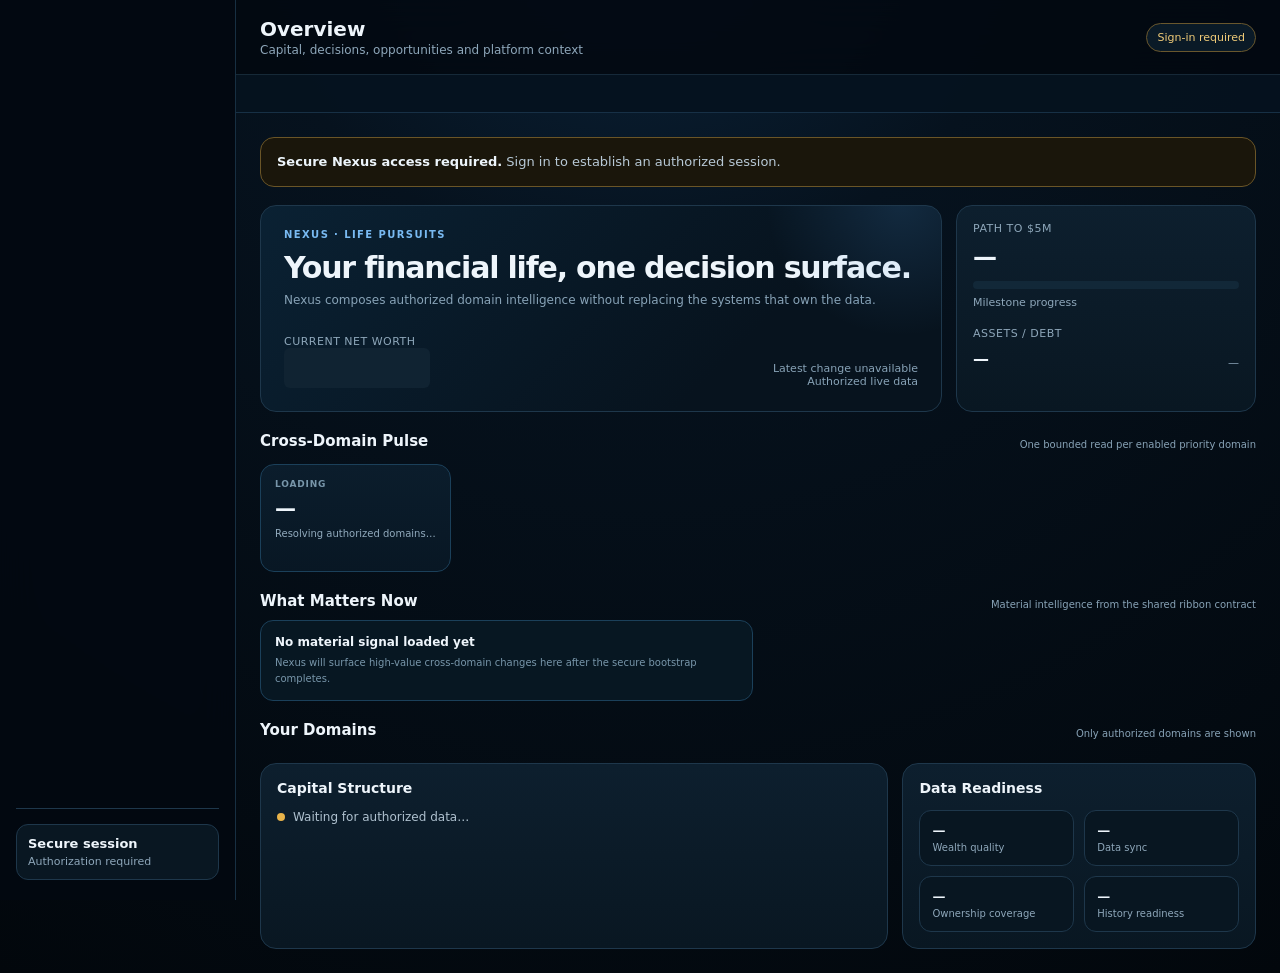
<file: index.html>
<!doctype html><html lang="en"><head><meta charset="utf-8"><meta name="viewport" content="width=device-width,initial-scale=1,viewport-fit=cover"><meta name="robots" content="noindex,nofollow,noarchive,nosnippet,noimageindex"><meta name="theme-color" content="#030911"><title>NEXUS — Life Pursuits</title><link rel="stylesheet" href="/app.css"><link rel="stylesheet" href="/nexus.css"><link rel="stylesheet" href="/nexus-v2.css"></head><body><div class="shell"><aside class="sidebar"><div class="brand"></div><nav class="nav-list" aria-label="Primary"></nav><div class="sidebar-foot"><div class="identity"><div class="identity-name">Secure session</div><div class="identity-meta">Authorization required</div></div></div></aside><div class="main"><header class="topbar"><div><div class="page-title">Overview</div><div class="page-sub">Capital, decisions, opportunities and platform context</div></div><div class="context"><select id="householdPicker" class="household-picker" aria-label="Household" hidden></select><span id="securityBadge" class="badge warn">Checking access…</span></div></header><div id="nexusRibbon" class="nexus-ribbon"></div><main class="content"><div id="notice" class="notice" hidden></div><section class="nexus-hero"><article class="card nexus-hero-main"><div class="nexus-eyebrow">NEXUS · LIFE PURSUITS</div><h1 id="overviewHeadline">Your financial life, one decision surface.</h1><p id="overviewCopy">Nexus composes authorized domain intelligence without replacing the systems that own the data.</p><div class="nexus-hero-stat"><div><div class="kpi-label">Current Net Worth</div><div id="nw" class="big skeleton">Loading</div></div><div class="small"><span id="nwDelta">Latest change unavailable</span><br><span id="nexusAsOf">Authorized live data</span></div></div></article><article class="card"><div class="kpi-label">Path to $5M</div><div id="m5" class="kpi-value">—</div><div class="bar" style="margin-top:10px"><span id="m5bar" style="width:0"></span></div><div class="kpi-delta">Milestone progress</div><div style="height:18px"></div><div class="kpi-label">Assets / Debt</div><div style="display:flex;justify-content:space-between;gap:8px;margin-top:9px"><strong id="assets">—</strong><span id="debt" class="kpi-delta">—</span></div></article></section><div class="nexus-section-head"><h2>Cross-Domain Pulse</h2><span>One bounded read per enabled priority domain</span></div><section id="overviewPulse" class="nexus-overview-pulse"><div class="nexus-pulse-card"><div class="t">Loading</div><div class="v">—</div><div class="s">Resolving authorized domains…</div></div></section><div class="nexus-section-head"><h2>What Matters Now</h2><span>Material intelligence from the shared ribbon contract</span></div><section id="overviewSignals" class="nexus-signal-grid"><div class="nexus-domain-callout"><strong>No material signal loaded yet</strong><p>Nexus will surface high-value cross-domain changes here after the secure bootstrap completes.</p></div></section><div class="nexus-section-head"><h2>Your Domains</h2><span>Only authorized domains are shown</span></div><section id="domainGrid" class="nexus-domain-grid"></section><section id="wealth" class="section-grid"><article class="card"><h2 class="section-title">Capital Structure</h2><div id="allocation" class="allocation-list"><div class="status-line"><span class="dot warn"></span>Waiting for authorized data…</div></div></article><article class="card"><h2 class="section-title">Data Readiness</h2><div class="security-grid"><div class="security-item"><div id="quality" class="v">—</div><div class="l">Wealth quality</div></div><div class="security-item"><div id="sync" class="v">—</div><div class="l">Data sync</div></div><div class="security-item"><div id="ownership" class="v">—</div><div class="l">Ownership coverage</div></div><div class="security-item"><div id="history" class="v">—</div><div class="l">History readiness</div></div></div></article></section></main></div></div><nav class="mobile-nav" aria-label="Mobile navigation"></nav><script src="/auth.js"></script><script src="/nexus.js" defer></script><script src="/app.js" defer></script></body></html>
</file>
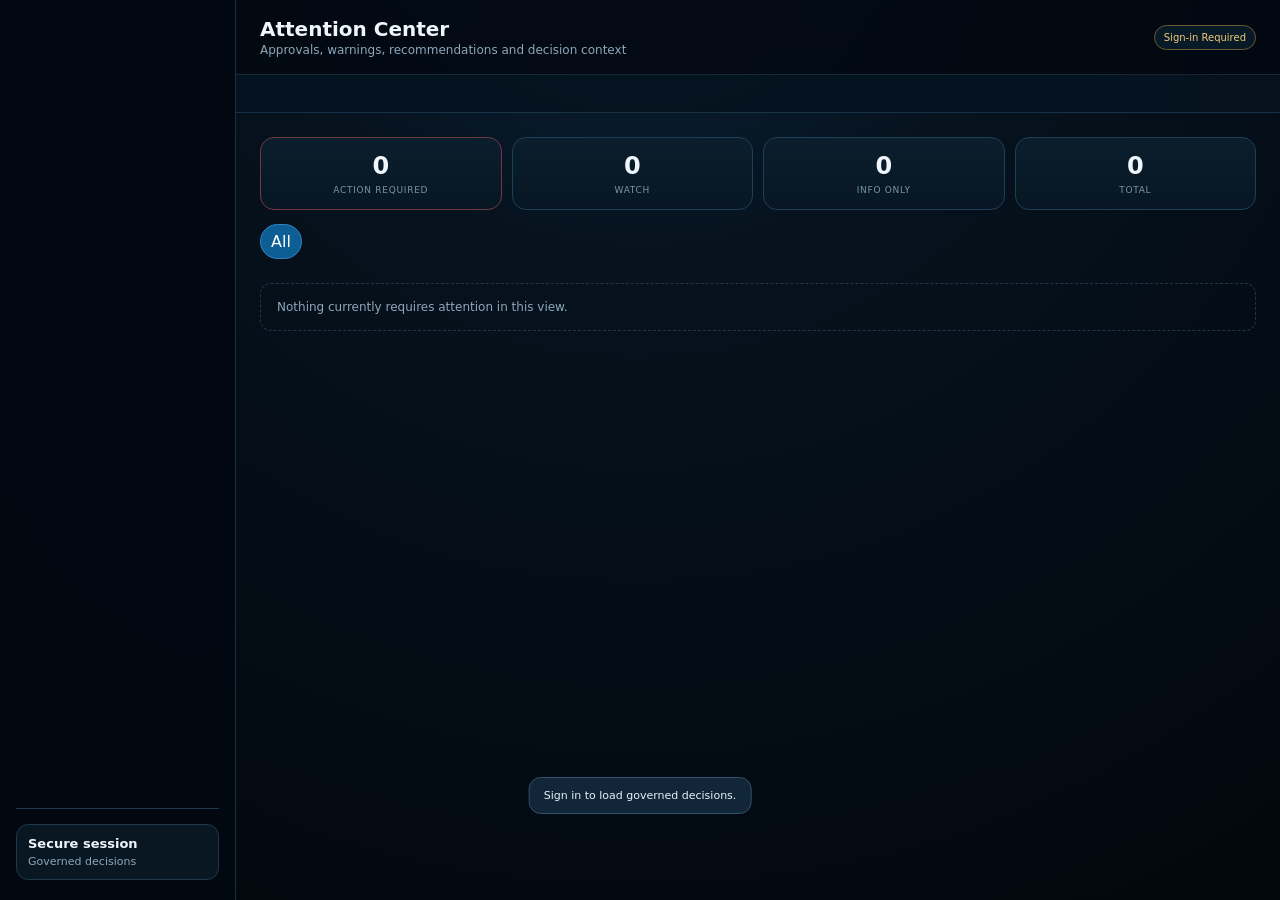
<file: approval-center.html>
<!doctype html><html lang="en"><head><meta charset="utf-8"><meta name="viewport" content="width=device-width,initial-scale=1,viewport-fit=cover"><meta name="robots" content="noindex,nofollow,noarchive,nosnippet,noimageindex"><meta name="theme-color" content="#030911"><title>NEXUS — Attention Center</title><link rel="stylesheet" href="/app.css"><link rel="stylesheet" href="/nexus.css"><link rel="stylesheet" href="/nexus-v2.css"></head><body><div class="shell"><aside class="sidebar"><div class="brand"></div><nav class="nav-list" aria-label="Primary"></nav><div class="sidebar-foot"><div class="identity"><div class="identity-name">Secure session</div><div class="identity-meta">Governed decisions</div></div></div></aside><div class="main"><header class="topbar"><div><div class="page-title">Attention Center</div><div class="page-sub">Approvals, warnings, recommendations and decision context</div></div><div class="context"><span id="securityBadge" class="security demo">Checking live access…</span></div></header><div id="nexusRibbon" class="nexus-ribbon"></div><main class="content nexus-attention"><section id="inboxView" class="inbox"><div class="summary"><div class="stat hot"><div id="actionCount" class="n">—</div><div class="l">Action Required</div></div><div class="stat"><div id="watchCount" class="n">—</div><div class="l">Watch</div></div><div class="stat"><div id="infoCount" class="n">—</div><div class="l">Info Only</div></div><div class="stat"><div id="totalCount" class="n">—</div><div class="l">Total</div></div></div><div id="filters" class="filters"></div><div id="attentionList" class="list"></div></section><section id="detailView" class="detail"><button id="backButton" class="back">‹ Back to Attention</button><div class="detail-card"><div class="detail-head"><div id="detailIcon" class="icon">T</div><div><div id="detailDomain" class="domain">Treasury</div><div id="detailTime" class="time" style="margin:3px 0 0">—</div></div><span id="detailSeverity" class="pill high" style="margin-left:auto">HIGH</span></div><div id="detailTitle" class="detail-title"></div><div id="detailDesc" class="detail-desc"></div><div class="metrics"><div id="healthMetric" class="metric good">Health: GREEN</div><div id="confidenceMetric" class="metric">Confidence: —</div><div id="riskMetric" class="metric">Risk: —</div></div><div id="detailFacts" class="facts"></div><div class="actions"><button class="action approve" data-action="APPROVE">✓ Approve</button><button class="action reject" data-action="REJECT">✕ Reject</button><button class="action" data-action="HOLD">Ⅱ Hold</button><button class="action sim" data-action="SIMULATE">△ Simulate</button></div></div><div class="tabs"><div class="tab active">Details</div><div class="tab">Analysis</div><div class="tab">Related</div><div class="tab">Audit</div></div><div class="info-panel"><h3>Decision Context</h3><div id="detailContext" class="desc">—</div></div></section></main></div></div><nav class="mobile-nav" aria-label="Mobile navigation"></nav><div id="toast" class="toast"></div><script src="/auth.js"></script><script src="/nexus.js" defer></script><script src="/approval-center.js" defer></script></body></html>
</file>
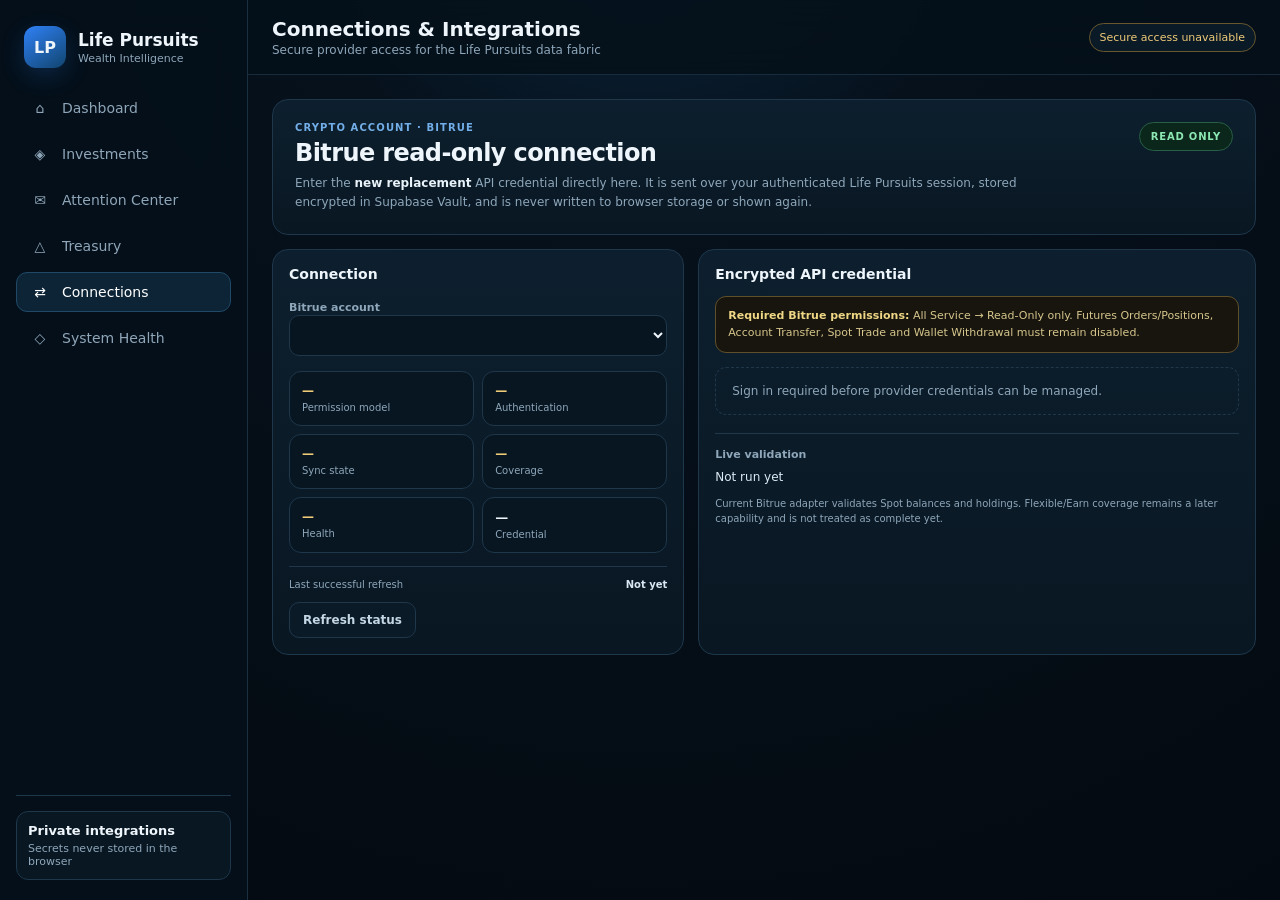
<file: connections.html>
<!doctype html>
<html lang="en">
<head>
  <meta charset="utf-8">
  <meta name="viewport" content="width=device-width,initial-scale=1,viewport-fit=cover">
  <meta name="robots" content="noindex,nofollow,noarchive,nosnippet,noimageindex">
  <meta name="theme-color" content="#05101a">
  <title>Connections — Life Pursuits</title>
  <link rel="stylesheet" href="/app.css">
</head>
<body>
<div class="shell">
  <aside class="sidebar">
    <div class="brand"><div class="brandmark">LP</div><div><div class="brand-title">Life Pursuits</div><div class="brand-sub">Wealth Intelligence</div></div></div>
    <nav class="nav-list" aria-label="Primary">
      <a class="nav-link" href="/"><span class="nav-icon">⌂</span>Dashboard</a>
      <a class="nav-link" href="/" data-domain="wealth"><span class="nav-icon">◈</span>Investments</a>
      <a class="nav-link" href="/approval-center.html"><span class="nav-icon">✉</span>Attention Center</a>
      <a class="nav-link" href="/treasury-dashboard.html" data-domain="treasury"><span class="nav-icon">△</span>Treasury</a>
      <a class="nav-link active" href="/connections.html"><span class="nav-icon">⇄</span>Connections</a>
      <a class="nav-link" href="/health.html" data-domain="control"><span class="nav-icon">◇</span>System Health</a>
    </nav>
    <div class="sidebar-foot"><div class="identity"><div class="identity-name">Private integrations</div><div class="identity-meta">Secrets never stored in the browser</div></div></div>
  </aside>

  <div class="main">
    <header class="topbar">
      <div><div class="page-title">Connections & Integrations</div><div class="page-sub">Secure provider access for the Life Pursuits data fabric</div></div>
      <div class="context"><span id="securityBadge" class="badge warn">Checking access…</span></div>
    </header>

    <main class="content narrow-content">
      <div id="notice" class="notice" hidden></div>

      <section class="card connection-hero">
        <div>
          <div class="eyebrow">CRYPTO ACCOUNT · BITRUE</div>
          <h1 id="connectionName" class="connection-title">Bitrue read-only connection</h1>
          <p class="connection-copy">Enter the <strong>new replacement</strong> API credential directly here. It is sent over your authenticated Life Pursuits session, stored encrypted in Supabase Vault, and is never written to browser storage or shown again.</p>
        </div>
        <div class="readonly-lock">READ ONLY</div>
      </section>

      <section class="section-grid connections-grid">
        <article class="card">
          <h2 class="section-title">Connection</h2>
          <label class="field-label" for="connectionPicker">Bitrue account</label>
          <select id="connectionPicker" class="form-control" aria-label="Bitrue account"></select>

          <div class="connection-status-grid" aria-label="Connection status">
            <div class="security-item"><div id="permissionState" class="connection-state warn">—</div><div class="l">Permission model</div></div>
            <div class="security-item"><div id="authState" class="connection-state warn">—</div><div class="l">Authentication</div></div>
            <div class="security-item"><div id="syncState" class="connection-state warn">—</div><div class="l">Sync state</div></div>
            <div class="security-item"><div id="coverageState" class="connection-state warn">—</div><div class="l">Coverage</div></div>
            <div class="security-item"><div id="healthState" class="connection-state warn">—</div><div class="l">Health</div></div>
            <div class="security-item"><div id="credentialState" class="v">—</div><div class="l">Credential</div></div>
          </div>

          <div class="connection-meta-row"><span>Last successful refresh</span><strong id="lastRefresh">Not yet</strong></div>
          <button id="refreshStatus" class="secondary-button" type="button">Refresh status</button>
        </article>

        <article class="card">
          <h2 class="section-title">Encrypted API credential</h2>
          <div class="safety-callout"><strong>Required Bitrue permissions:</strong> All Service → Read-Only only. Futures Orders/Positions, Account Transfer, Spot Trade and Wallet Withdrawal must remain disabled.</div>

          <form id="credentialForm" class="credential-form" autocomplete="off" hidden>
            <div class="field-group">
              <label class="field-label" for="apiKey">API key</label>
              <input id="apiKey" class="form-control" type="password" name="bitrue_api_key" autocomplete="new-password" autocapitalize="off" spellcheck="false" inputmode="text" required>
            </div>
            <div class="field-group">
              <label class="field-label" for="apiSecret">Secret key</label>
              <input id="apiSecret" class="form-control" type="password" name="bitrue_api_secret" autocomplete="new-password" autocapitalize="off" spellcheck="false" inputmode="text" required>
            </div>
            <p class="form-note">Do not paste the credential into chat. This form sends it directly to the secure backend and clears both fields after submission.</p>
            <button id="saveCredentials" class="primary-button" type="submit">Store encrypted credential & validate</button>
          </form>
          <div id="emptyState" class="empty-state">Loading authorized Bitrue connections…</div>

          <div class="validation-panel">
            <div class="field-label">Live validation</div>
            <div id="validationResult" class="validation-result">Not run yet</div>
            <div class="form-note">Current Bitrue adapter validates Spot balances and holdings. Flexible/Earn coverage remains a later capability and is not treated as complete yet.</div>
          </div>
        </article>
      </section>
    </main>
  </div>
</div>

<nav class="mobile-nav" aria-label="Mobile navigation">
  <a href="/"><span class="i">⌂</span>Home</a>
  <a href="/" data-domain="wealth"><span class="i">◈</span>Invest</a>
  <a href="/approval-center.html"><span class="i">✉</span>Attention</a>
  <a href="/treasury-dashboard.html" data-domain="treasury"><span class="i">△</span>Treasury</a>
  <a class="active" href="/connections.html"><span class="i">⇄</span>Connect</a>
</nav>
<script src="/auth.js"></script>
<script src="/connections.js" defer></script>
</body>
</html>
</file>
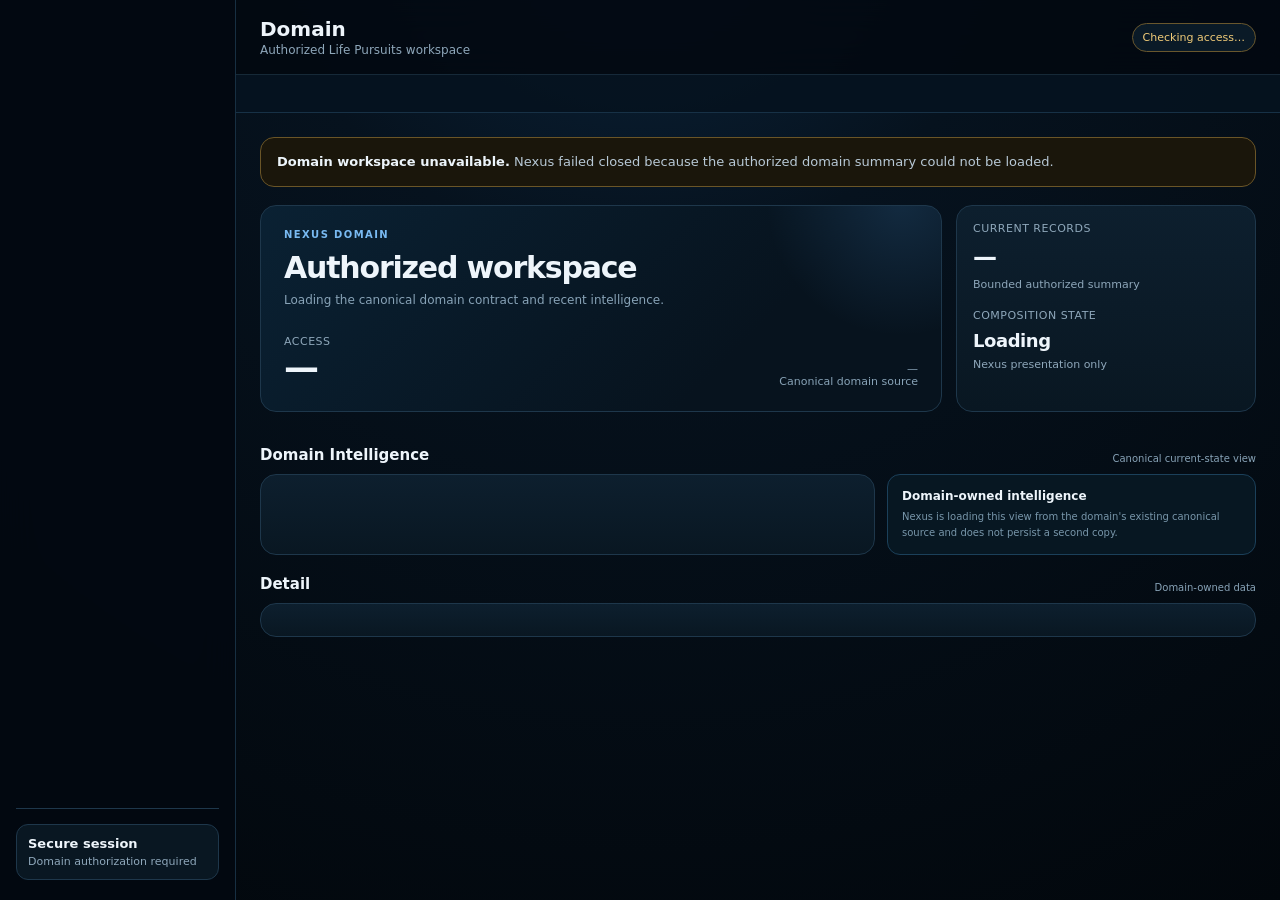
<file: domain.html>
<!doctype html><html lang="en"><head><meta charset="utf-8"><meta name="viewport" content="width=device-width,initial-scale=1,viewport-fit=cover"><meta name="robots" content="noindex,nofollow,noarchive,nosnippet,noimageindex"><meta name="theme-color" content="#030911"><title>NEXUS — Domain</title><link rel="stylesheet" href="/app.css"><link rel="stylesheet" href="/nexus.css"><link rel="stylesheet" href="/nexus-v2.css"><link rel="stylesheet" href="/drilldown.css"></head><body><div class="shell"><aside class="sidebar"><div class="brand"></div><nav class="nav-list"></nav><div class="sidebar-foot"><div class="identity"><div class="identity-name">Secure session</div><div class="identity-meta">Domain authorization required</div></div></div></aside><div class="main"><header class="topbar"><div><div id="domainTitle" class="page-title">Domain</div><div id="domainSubtitle" class="page-sub">Authorized Life Pursuits workspace</div></div><div class="context"><span id="domainBadge" class="badge warn">Checking access…</span></div></header><div id="nexusRibbon" class="nexus-ribbon"></div><main class="content"><div id="domainNotice" class="notice" hidden></div><section class="nexus-hero"><article class="card nexus-hero-main"><div id="domainEyebrow" class="nexus-eyebrow">NEXUS DOMAIN</div><h1 id="domainHero">Authorized workspace</h1><p id="domainDescription">Loading the canonical domain contract and recent intelligence.</p><div class="nexus-hero-stat"><div><div class="kpi-label">Access</div><div id="accessLevel" class="big">—</div></div><div class="small"><span id="lifecycle">—</span><br><span id="sourceContract">Canonical domain source</span></div></div></article><article class="card"><div class="kpi-label">Current Records</div><div id="recordCount" class="kpi-value">—</div><div class="kpi-delta">Bounded authorized summary</div><div style="height:18px"></div><div class="kpi-label">Composition State</div><div id="domainState" class="kpi-value" style="font-size:18px">Loading</div><div class="kpi-delta">Nexus presentation only</div></article></section><section id="domainKpis" class="nexus-v2-kpi-grid"></section><div class="nexus-section-head"><h2 id="visualTitle">Domain Intelligence</h2><span id="visualSubtitle">Canonical current-state view</span></div><section class="nexus-visual-grid"><article class="card"><div id="domainVisual" class="nexus-visual-list"></div><div id="visualEmpty" class="empty-state" hidden>No visual summary is available for the current records.</div></article><aside id="domainInterpretation" class="nexus-domain-callout"><strong>Domain-owned intelligence</strong><p>Nexus is loading this view from the domain's existing canonical source and does not persist a second copy.</p></aside></section><div class="nexus-section-head"><h2>Detail</h2><span id="recentLabel">Domain-owned data</span></div><article class="card"><div style="overflow:auto"><table class="nexus-table"><thead id="domainTableHead"></thead><tbody id="domainTableRows"></tbody></table></div><div id="domainEmpty" class="empty-state" hidden>No current records were returned. The domain remains authorized and Nexus will preserve this valid empty state.</div></article></main></div></div><nav class="mobile-nav"></nav><script src="/auth.js"></script><script src="/nexus.js" defer></script><script src="/domain.js" defer></script><script src="/domain-context.js" defer></script></body></html>
</file>
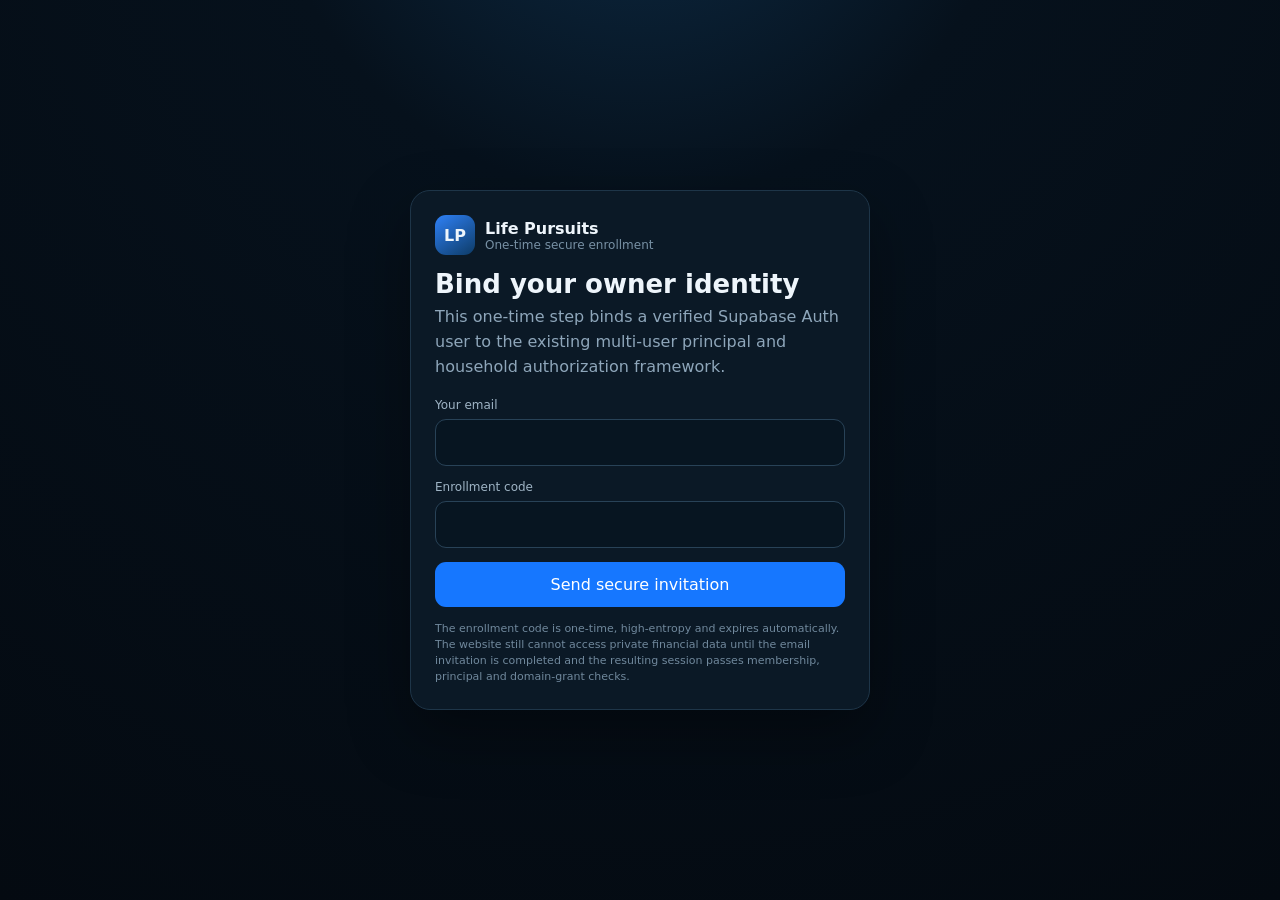
<file: enroll.html>
<!doctype html>
<html lang="en">
<head>
  <meta charset="utf-8">
  <meta name="viewport" content="width=device-width,initial-scale=1,viewport-fit=cover">
  <meta name="robots" content="noindex,nofollow,noarchive,nosnippet,noimageindex">
  <meta name="theme-color" content="#05101a">
  <title>Life Pursuits — Secure Enrollment</title>
  <link rel="stylesheet" href="/app.css">
  <style>
    body{min-height:100vh;display:grid;place-items:center;padding:20px}.auth-card{width:min(100%,460px);background:#0b1926;border:1px solid #1e3548;border-radius:20px;padding:24px;box-shadow:0 24px 60px rgba(0,0,0,.35)}
    .auth-card h1{margin:14px 0 6px;font-size:26px}.auth-card p{color:#8ea6ba;line-height:1.55;margin:0 0 18px}.field{display:grid;gap:7px;margin:14px 0}.field label{font-size:12px;color:#9fb4c5}.field input{width:100%;border:1px solid #284257;background:#071521;color:#f3f7fb;border-radius:11px;padding:13px 14px;font:inherit;outline:none}.field input:focus{border-color:#2f81f7}.auth-button{width:100%;border:0;border-radius:11px;padding:13px 14px;background:#1677ff;color:white;font-weight:750;font:inherit;cursor:pointer}.auth-button[disabled]{opacity:.55;cursor:wait}.message{margin-top:14px;padding:11px 12px;border:1px solid #2c4658;border-radius:10px;color:#b9cad7;background:#091722;font-size:13px;line-height:1.4}.message.error{border-color:#6e2a33;color:#ff9ca3}.small{font-size:11px;color:#70889c;margin-top:14px;line-height:1.45}.brandrow{display:flex;align-items:center;gap:10px}.mini-mark{width:40px;height:40px;border-radius:11px;background:linear-gradient(145deg,#2f81f7,#0d3b66);display:grid;place-items:center;font-weight:800}
  </style>
</head>
<body>
<main class="auth-card">
  <div class="brandrow"><div class="mini-mark">LP</div><div><strong>Life Pursuits</strong><div style="font-size:12px;color:#7891a5">One-time secure enrollment</div></div></div>
  <h1>Bind your owner identity</h1>
  <p>This one-time step binds a verified Supabase Auth user to the existing multi-user principal and household authorization framework.</p>
  <form id="enrollForm">
    <div class="field"><label for="email">Your email</label><input id="email" type="email" autocomplete="email" required></div>
    <div class="field"><label for="code">Enrollment code</label><input id="code" type="password" autocomplete="one-time-code" minlength="24" required></div>
    <button id="enrollBtn" class="auth-button" type="submit">Send secure invitation</button>
  </form>
  <div id="message" class="message" hidden></div>
  <div class="small">The enrollment code is one-time, high-entropy and expires automatically. The website still cannot access private financial data until the email invitation is completed and the resulting session passes membership, principal and domain-grant checks.</div>
</main>
<script src="/enroll.js"></script>
</body>
</html>
</file>
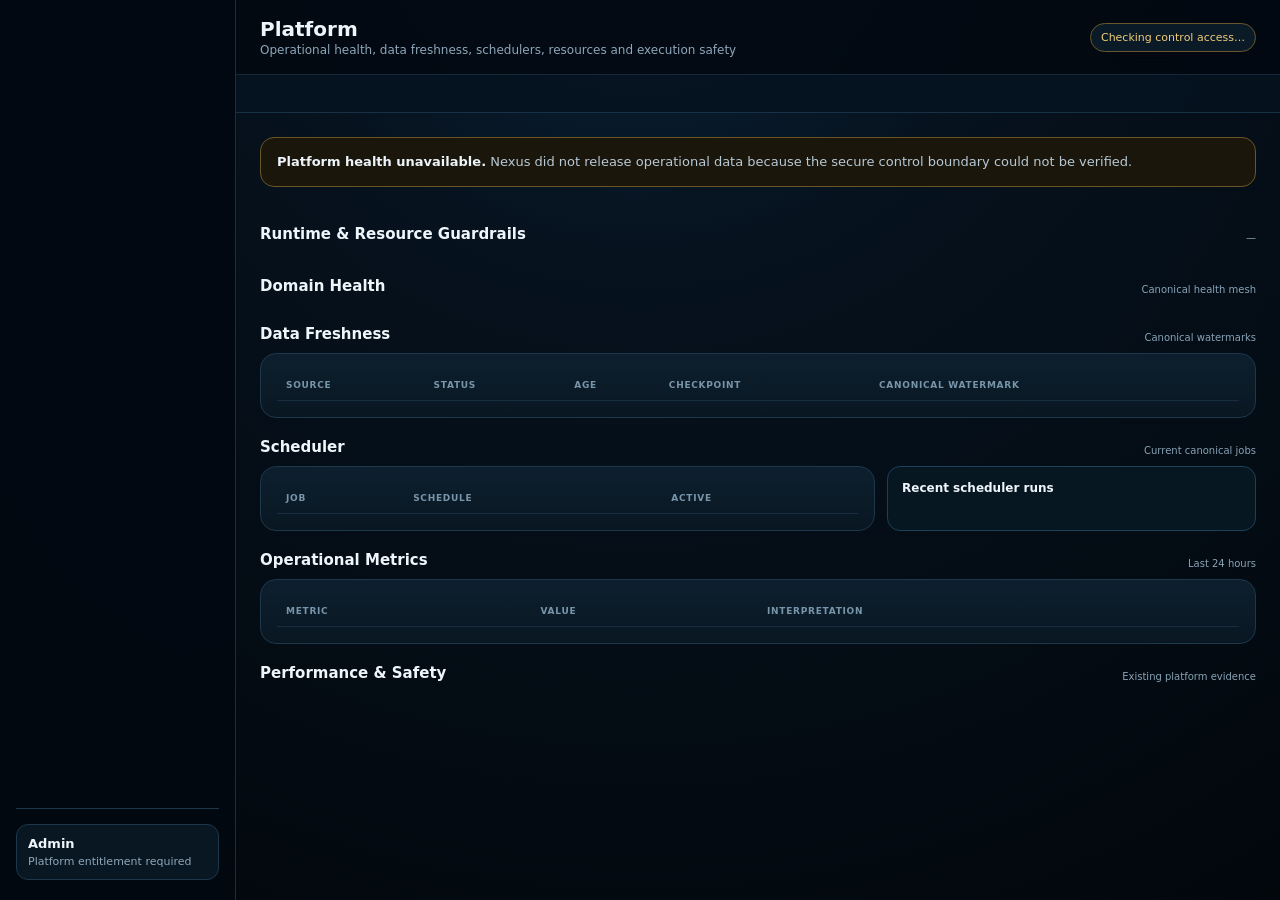
<file: health.html>
<!doctype html><html lang="en"><head><meta charset="utf-8"><meta name="viewport" content="width=device-width,initial-scale=1"><meta name="robots" content="noindex,nofollow,noarchive,nosnippet,noimageindex"><meta http-equiv="refresh" content="0;url=/platform.html"><title>NEXUS — Platform Health</title><link rel="stylesheet" href="/app.css"><link rel="stylesheet" href="/nexus.css"></head><body><main class="content"><div class="notice">Platform Health has moved into the entitlement-gated <a href="/platform.html">Nexus Platform workspace</a>.</div></main><script>location.replace('/platform.html')</script></body></html>
</file>
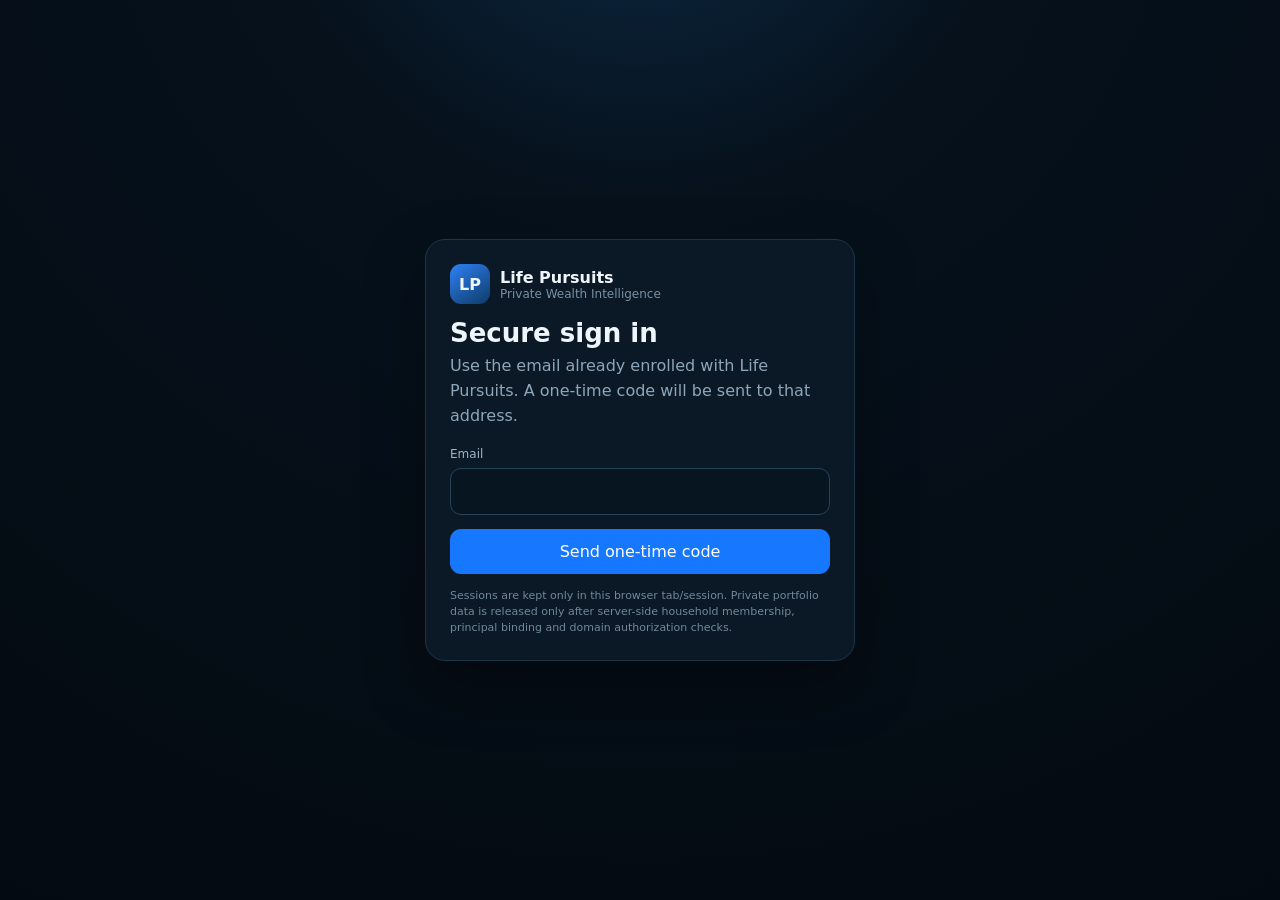
<file: login.html>
<!doctype html>
<html lang="en">
<head>
  <meta charset="utf-8">
  <meta name="viewport" content="width=device-width,initial-scale=1,viewport-fit=cover">
  <meta name="robots" content="noindex,nofollow,noarchive,nosnippet,noimageindex">
  <meta name="theme-color" content="#05101a">
  <title>Life Pursuits — Sign In</title>
  <link rel="stylesheet" href="/app.css">
  <style>
    body{min-height:100vh;display:grid;place-items:center;padding:20px}.auth-card{width:min(100%,430px);background:#0b1926;border:1px solid #1e3548;border-radius:20px;padding:24px;box-shadow:0 24px 60px rgba(0,0,0,.35)}
    .auth-card h1{margin:14px 0 6px;font-size:26px}.auth-card p{color:#8ea6ba;line-height:1.55;margin:0 0 18px}.field{display:grid;gap:7px;margin:14px 0}.field label{font-size:12px;color:#9fb4c5}.field input{width:100%;border:1px solid #284257;background:#071521;color:#f3f7fb;border-radius:11px;padding:13px 14px;font:inherit;outline:none}.field input:focus{border-color:#2f81f7}.auth-button{width:100%;border:0;border-radius:11px;padding:13px 14px;background:#1677ff;color:white;font-weight:750;font:inherit;cursor:pointer}.auth-button[disabled]{opacity:.55;cursor:wait}.secondary{margin-top:10px;background:#132536}.message{margin-top:14px;padding:11px 12px;border:1px solid #2c4658;border-radius:10px;color:#b9cad7;background:#091722;font-size:13px;line-height:1.4}.message.error{border-color:#6e2a33;color:#ff9ca3}.small{font-size:11px;color:#70889c;margin-top:14px;line-height:1.45}.brandrow{display:flex;align-items:center;gap:10px}.mini-mark{width:40px;height:40px;border-radius:11px;background:linear-gradient(145deg,#2f81f7,#0d3b66);display:grid;place-items:center;font-weight:800}
  </style>
</head>
<body>
<main class="auth-card">
  <div class="brandrow"><div class="mini-mark">LP</div><div><strong>Life Pursuits</strong><div style="font-size:12px;color:#7891a5">Private Wealth Intelligence</div></div></div>
  <h1>Secure sign in</h1>
  <p>Use the email already enrolled with Life Pursuits. A one-time code will be sent to that address.</p>
  <form id="sendForm">
    <div class="field"><label for="email">Email</label><input id="email" type="email" autocomplete="email" required></div>
    <button id="sendBtn" class="auth-button" type="submit">Send one-time code</button>
  </form>
  <form id="verifyForm" hidden>
    <div class="field"><label for="otp">6-digit code</label><input id="otp" inputmode="numeric" autocomplete="one-time-code" minlength="6" maxlength="8" required></div>
    <button id="verifyBtn" class="auth-button" type="submit">Verify and continue</button>
    <button id="backBtn" class="auth-button secondary" type="button">Use a different email</button>
  </form>
  <div id="message" class="message" hidden></div>
  <div class="small">Sessions are kept only in this browser tab/session. Private portfolio data is released only after server-side household membership, principal binding and domain authorization checks.</div>
</main>
<script src="/auth.js"></script>
<script src="/login.js"></script>
</body>
</html>
</file>
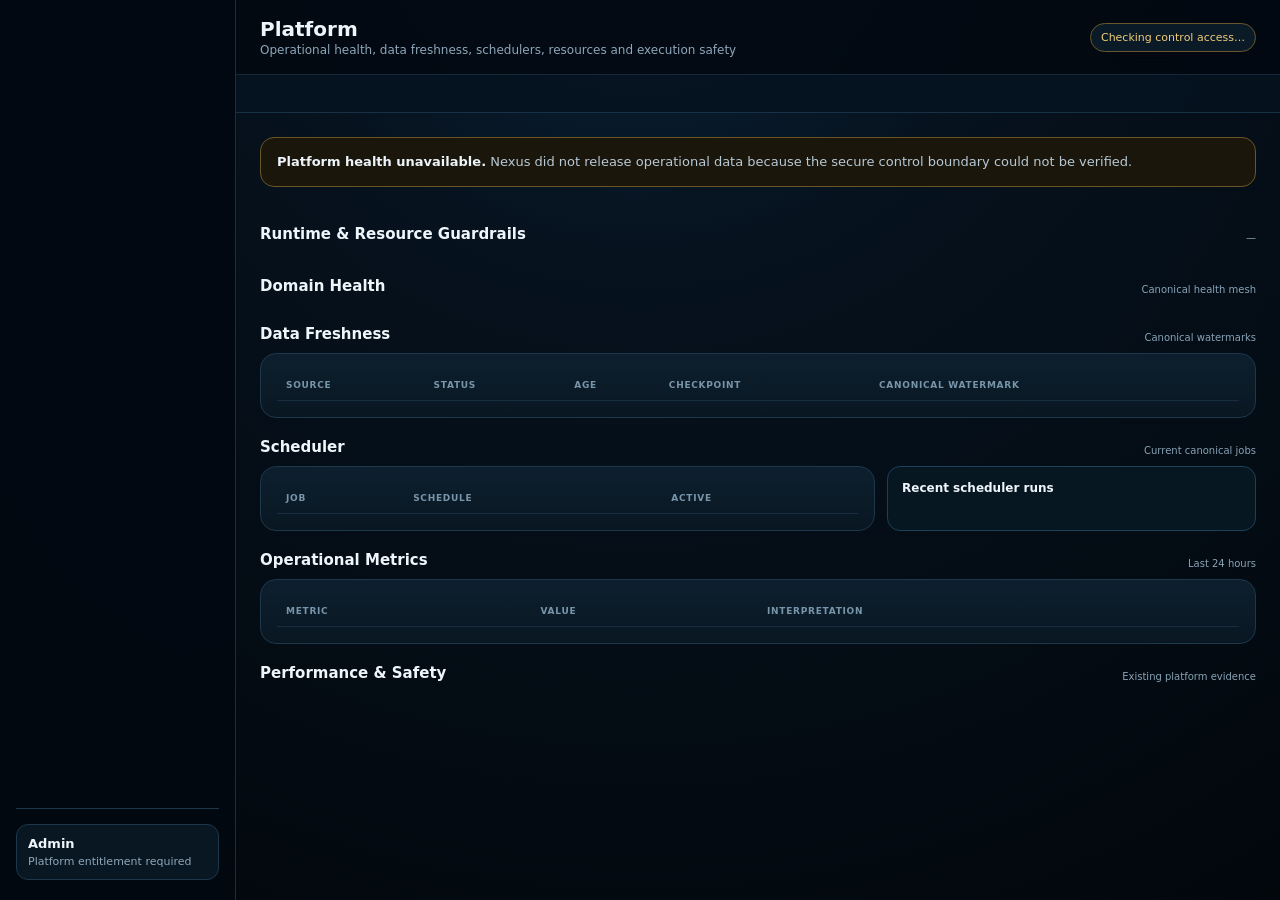
<file: platform.html>
<!doctype html><html lang="en"><head><meta charset="utf-8"><meta name="viewport" content="width=device-width,initial-scale=1,viewport-fit=cover"><meta name="robots" content="noindex,nofollow,noarchive,nosnippet,noimageindex"><meta name="theme-color" content="#030911"><title>NEXUS — Platform</title><link rel="stylesheet" href="/app.css"><link rel="stylesheet" href="/nexus.css"><link rel="stylesheet" href="/nexus-v2.css"><link rel="stylesheet" href="/platform.css"></head><body><div class="shell"><aside class="sidebar"><div class="brand"></div><nav class="nav-list"></nav><div class="sidebar-foot"><div class="identity"><div class="identity-name">Admin</div><div class="identity-meta">Platform entitlement required</div></div></div></aside><div class="main"><header class="topbar"><div><div class="page-title">Platform</div><div class="page-sub">Operational health, data freshness, schedulers, resources and execution safety</div></div><div class="context"><span id="platformBadge" class="badge warn">Checking control access…</span></div></header><div id="nexusRibbon" class="nexus-ribbon"></div><main class="content"><div id="platformNotice" class="notice" hidden></div><section id="healthTiles" class="nexus-health-grid"></section><div class="nexus-section-head"><h2>Runtime & Resource Guardrails</h2><span id="healthAsOf">—</span></div><section id="runtimeTiles" class="nexus-v2-kpi-grid"></section><div class="nexus-section-head"><h2>Domain Health</h2><span>Canonical health mesh</span></div><section id="domainHealth" class="nexus-domain-grid"></section><div class="nexus-section-head"><h2>Data Freshness</h2><span>Canonical watermarks</span></div><article class="card"><div style="overflow:auto"><table class="nexus-table"><thead><tr><th>Source</th><th>Status</th><th>Age</th><th>Checkpoint</th><th>Canonical Watermark</th></tr></thead><tbody id="watermarkRows"></tbody></table></div><div id="watermarkEmpty" class="empty-state" hidden>No current watermark records.</div></article><div class="nexus-section-head"><h2>Scheduler</h2><span id="schedulerSummary">Current canonical jobs</span></div><section class="nexus-visual-grid"><article class="card"><div style="overflow:auto"><table class="nexus-table"><thead><tr><th>Job</th><th>Schedule</th><th>Active</th></tr></thead><tbody id="cronRows"></tbody></table></div></article><aside class="nexus-domain-callout"><strong>Recent scheduler runs</strong><div id="recentRuns" class="nexus-platform-run-list"></div></aside></section><div class="nexus-section-head"><h2>Operational Metrics</h2><span>Last 24 hours</span></div><article class="card"><table class="nexus-table"><thead><tr><th>Metric</th><th>Value</th><th>Interpretation</th></tr></thead><tbody id="metricRows"></tbody></table></article><div class="nexus-section-head"><h2>Performance & Safety</h2><span>Existing platform evidence</span></div><section id="platformEvidence" class="nexus-signal-grid"></section></main></div></div><nav class="mobile-nav"></nav><script src="/auth.js"></script><script src="/nexus.js" defer></script><script src="/platform.js" defer></script></body></html>
</file>
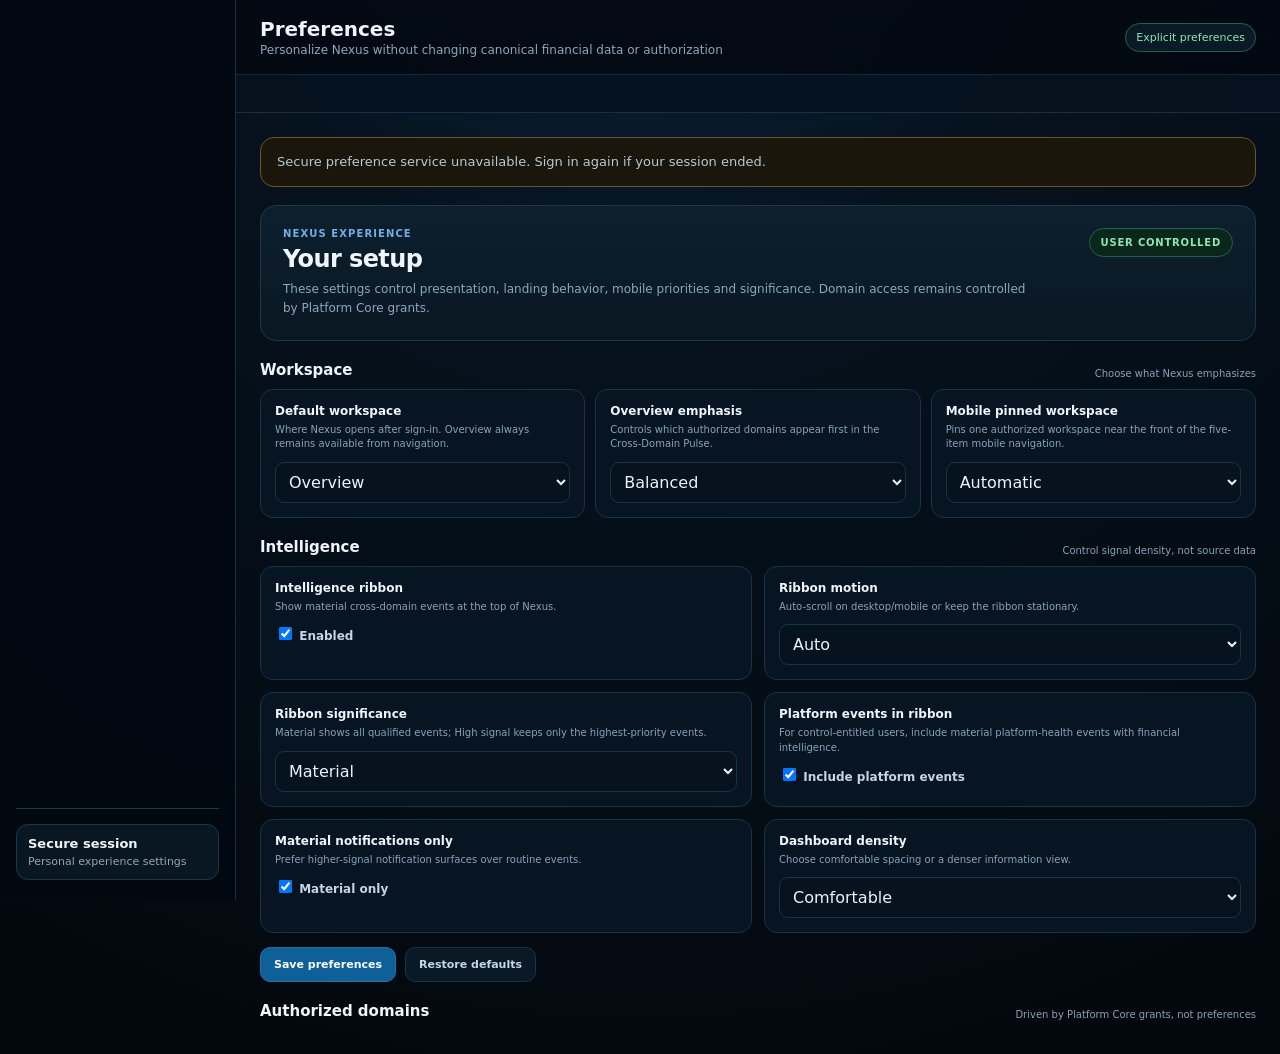
<file: preferences.html>
<!doctype html><html lang="en"><head><meta charset="utf-8"><meta name="viewport" content="width=device-width,initial-scale=1,viewport-fit=cover"><meta name="robots" content="noindex,nofollow,noarchive,nosnippet,noimageindex"><meta name="theme-color" content="#030911"><title>NEXUS — Preferences</title><link rel="stylesheet" href="/app.css"><link rel="stylesheet" href="/nexus.css"><link rel="stylesheet" href="/nexus-v2.css"></head><body><div class="shell"><aside class="sidebar"><div class="brand"></div><nav class="nav-list"></nav><div class="sidebar-foot"><div class="identity"><div class="identity-name">Secure session</div><div class="identity-meta">Personal experience settings</div></div></div></aside><div class="main"><header class="topbar"><div><div class="page-title">Preferences</div><div class="page-sub">Personalize Nexus without changing canonical financial data or authorization</div></div><div class="context"><span class="badge secure">Explicit preferences</span></div></header><div id="nexusRibbon" class="nexus-ribbon"></div><main class="content narrow-content"><div id="prefNotice" class="notice" hidden></div><section class="card connection-hero"><div><div class="eyebrow">NEXUS EXPERIENCE</div><h1 class="connection-title">Your setup</h1><p class="connection-copy">These settings control presentation, landing behavior, mobile priorities and significance. Domain access remains controlled by Platform Core grants.</p></div><div class="readonly-lock">USER CONTROLLED</div></section><form id="prefsForm"><div class="nexus-section-head"><h2>Workspace</h2><span>Choose what Nexus emphasizes</span></div><section class="nexus-pref-subgrid"><div class="nexus-pref-row"><label for="defaultWorkspace">Default workspace</label><div class="hint">Where Nexus opens after sign-in. Overview always remains available from navigation.</div><select id="defaultWorkspace"><option value="overview">Overview</option></select></div><div class="nexus-pref-row"><label for="overviewMode">Overview emphasis</label><div class="hint">Controls which authorized domains appear first in the Cross-Domain Pulse.</div><select id="overviewMode"><option value="balanced">Balanced</option><option value="capital">Capital & planning</option><option value="intelligence">Intelligence & opportunities</option></select></div><div class="nexus-pref-row"><label for="mobilePin">Mobile pinned workspace</label><div class="hint">Pins one authorized workspace near the front of the five-item mobile navigation.</div><select id="mobilePin"><option value="auto">Automatic</option></select></div></section><div class="nexus-section-head"><h2>Intelligence</h2><span>Control signal density, not source data</span></div><section class="nexus-pref-grid"><div class="nexus-pref-row"><label>Intelligence ribbon</label><div class="hint">Show material cross-domain events at the top of Nexus.</div><label class="nexus-switch"><input id="ribbonEnabled" type="checkbox" checked> Enabled</label></div><div class="nexus-pref-row"><label for="ribbonMotion">Ribbon motion</label><div class="hint">Auto-scroll on desktop/mobile or keep the ribbon stationary.</div><select id="ribbonMotion"><option value="auto">Auto</option><option value="reduced">Reduced / stationary</option></select></div><div class="nexus-pref-row"><label for="ribbonIntensity">Ribbon significance</label><div class="hint">Material shows all qualified events; High signal keeps only the highest-priority events.</div><select id="ribbonIntensity"><option value="material">Material</option><option value="high_signal">High signal only</option></select></div><div class="nexus-pref-row"><label>Platform events in ribbon</label><div class="hint">For control-entitled users, include material platform-health events with financial intelligence.</div><label class="nexus-switch"><input id="platformEvents" type="checkbox" checked> Include platform events</label></div><div class="nexus-pref-row"><label>Material notifications only</label><div class="hint">Prefer higher-signal notification surfaces over routine events.</div><label class="nexus-switch"><input id="materialOnly" type="checkbox" checked> Material only</label></div><div class="nexus-pref-row"><label for="density">Dashboard density</label><div class="hint">Choose comfortable spacing or a denser information view.</div><select id="density"><option value="comfortable">Comfortable</option><option value="compact">Compact</option></select></div></section><div class="nexus-actions"><button class="nexus-btn" type="submit">Save preferences</button><button id="resetPrefs" class="nexus-btn secondary" type="button">Restore defaults</button></div></form><div class="nexus-section-head"><h2>Authorized domains</h2><span>Driven by Platform Core grants, not preferences</span></div><section id="domainAccess" class="nexus-domain-grid"></section></main></div></div><nav class="mobile-nav"></nav><script src="/auth.js"></script><script src="/nexus.js" defer></script><script src="/preferences.js" defer></script></body></html>
</file>
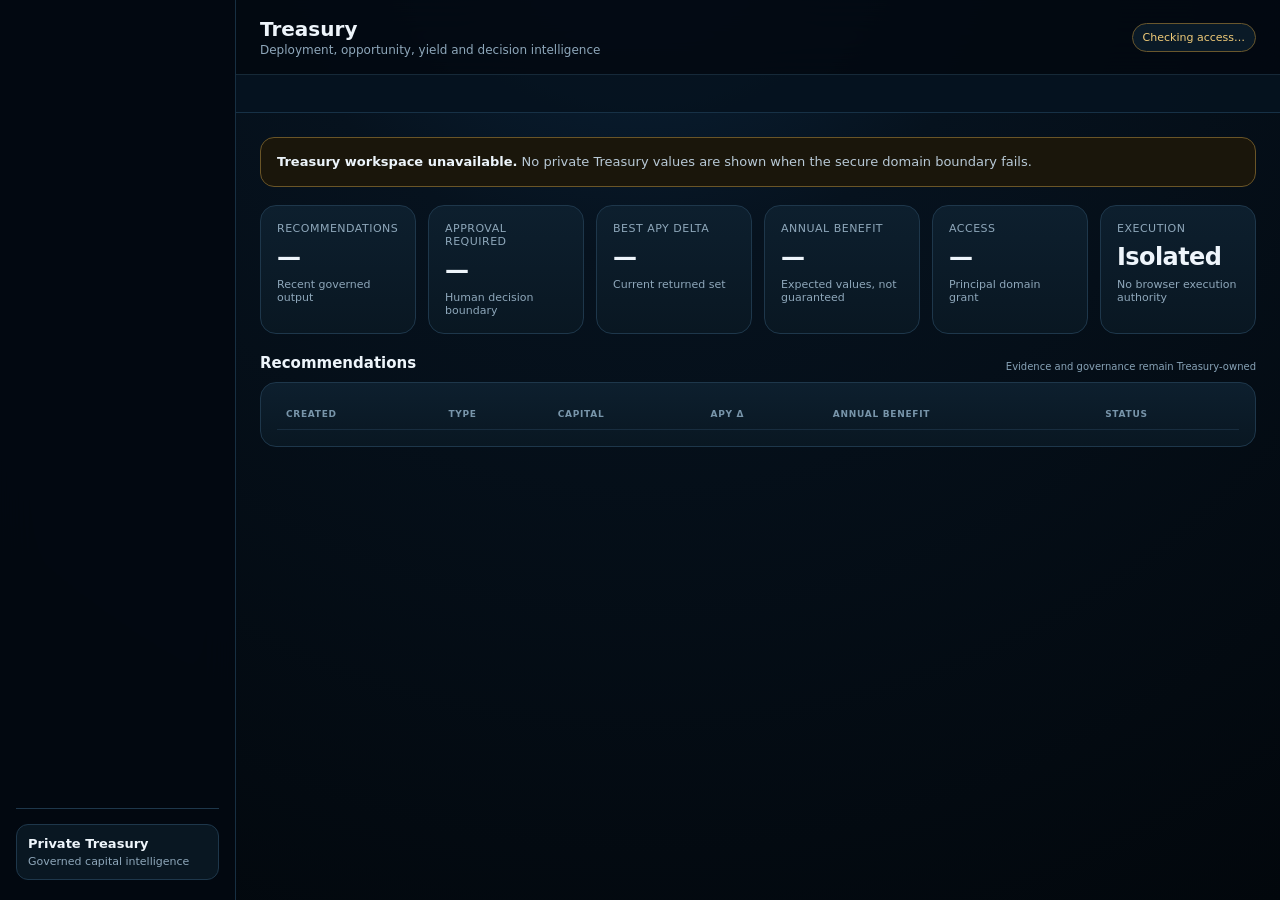
<file: treasury-dashboard.html>
<!doctype html><html lang="en"><head><meta charset="utf-8"><meta name="viewport" content="width=device-width,initial-scale=1,viewport-fit=cover"><meta name="robots" content="noindex,nofollow,noarchive,nosnippet,noimageindex"><meta name="theme-color" content="#030911"><title>NEXUS — Treasury</title><link rel="stylesheet" href="/app.css"><link rel="stylesheet" href="/nexus.css"><link rel="stylesheet" href="/nexus-v2.css"><link rel="stylesheet" href="/drilldown.css"></head><body><div class="shell"><aside class="sidebar"><div class="brand"></div><nav class="nav-list"></nav><div class="sidebar-foot"><div class="identity"><div class="identity-name">Private Treasury</div><div class="identity-meta">Governed capital intelligence</div></div></div></aside><div class="main"><header class="topbar"><div><div class="page-title">Treasury</div><div class="page-sub">Deployment, opportunity, yield and decision intelligence</div></div><div class="context"><span id="treasuryBadge" class="badge warn">Checking access…</span></div></header><div id="nexusRibbon" class="nexus-ribbon"></div><main class="content"><div id="treasuryNotice" class="notice" hidden></div><section class="grid-kpi"><article class="card"><div class="kpi-label">Recommendations</div><div id="recCount" class="kpi-value">—</div><div class="kpi-delta">Recent governed output</div></article><article class="card"><div class="kpi-label">Approval Required</div><div id="approvalCount" class="kpi-value">—</div><div class="kpi-delta">Human decision boundary</div></article><article class="card"><div class="kpi-label">Best APY Delta</div><div id="bestApy" class="kpi-value">—</div><div class="kpi-delta">Current returned set</div></article><article class="card"><div class="kpi-label">Annual Benefit</div><div id="annualBenefit" class="kpi-value">—</div><div class="kpi-delta">Expected values, not guaranteed</div></article><article class="card"><div class="kpi-label">Access</div><div id="treasuryAccess" class="kpi-value">—</div><div class="kpi-delta">Principal domain grant</div></article><article class="card"><div class="kpi-label">Execution</div><div class="kpi-value">Isolated</div><div class="kpi-delta">No browser execution authority</div></article></section><div class="nexus-section-head"><h2>Recommendations</h2><span>Evidence and governance remain Treasury-owned</span></div><article class="card"><div style="overflow:auto"><table class="nexus-table"><thead><tr><th>Created</th><th>Type</th><th>Capital</th><th>APY Δ</th><th>Annual Benefit</th><th>Status</th></tr></thead><tbody id="treasuryRows"></tbody></table></div><div id="treasuryEmpty" class="empty-state" hidden>No current recommendations were returned.</div></article></main></div></div><nav class="mobile-nav"></nav><script src="/auth.js"></script><script src="/nexus.js" defer></script><script src="/treasury-dashboard.js" defer></script></body></html>
</file>
<file: app.css>
:root{font-family:Inter,ui-sans-serif,system-ui,-apple-system,BlinkMacSystemFont,"Segoe UI",sans-serif;color:#eef5fb;background:#05101a;--bg:#05101a;--panel:#0a1926;--panel2:#0d2130;--line:#1e374b;--muted:#8ea7ba;--muted2:#627c91;--blue:#2f81f7;--green:#2dcc7d;--amber:#e8b34a;--red:#ff5c66;--sidebar:248px}*{box-sizing:border-box}html,body{margin:0;min-height:100%;background:radial-gradient(circle at 50% -20%,#0d2c47 0,#06111c 30%,#040a11 100%);color:#eef5fb}body{min-height:100vh}a{color:inherit;text-decoration:none}button,select{font:inherit}.shell{min-height:100vh;display:grid;grid-template-columns:var(--sidebar) 1fr}.sidebar{position:sticky;top:0;height:100vh;padding:22px 16px;border-right:1px solid rgba(45,75,98,.55);background:rgba(5,16,26,.94);backdrop-filter:blur(18px);z-index:30}.brand{display:flex;gap:12px;align-items:center;padding:4px 8px 20px}.brandmark{width:42px;height:42px;border-radius:12px;display:grid;place-items:center;font-weight:850;background:linear-gradient(145deg,#2f81f7,#11456f);box-shadow:0 8px 24px rgba(47,129,247,.2)}.brand-title{font-size:17px;font-weight:800}.brand-sub{font-size:11px;color:var(--muted);margin-top:2px}.nav-list{display:grid;gap:6px}.nav-link{display:flex;align-items:center;gap:11px;padding:11px 12px;border-radius:11px;color:#8fa6b9;font-size:14px;border:1px solid transparent}.nav-link:hover{background:#0b1b29;color:#dbe9f3}.nav-link.active{background:#0d2436;color:#fff;border-color:#1f4967}.nav-link.locked{opacity:.42;pointer-events:none}.nav-icon{width:22px;text-align:center}.sidebar-foot{position:absolute;left:16px;right:16px;bottom:20px;border-top:1px solid var(--line);padding-top:15px}.identity{padding:11px;border:1px solid var(--line);border-radius:12px;background:#091722}.identity-name{font-size:13px;font-weight:750}.identity-meta{font-size:11px;color:var(--muted);margin-top:4px}.main{min-width:0}.topbar{position:sticky;top:0;z-index:20;display:flex;align-items:center;gap:12px;padding:17px 24px;border-bottom:1px solid rgba(45,75,98,.48);background:rgba(5,16,26,.88);backdrop-filter:blur(18px)}.page-title{font-size:20px;font-weight:800}.page-sub{font-size:12px;color:var(--muted);margin-top:2px}.context{margin-left:auto;display:flex;gap:9px;align-items:center}.badge,.household-picker{border:1px solid var(--line);background:#0a1a27;color:#c5d7e5;border-radius:999px;padding:7px 10px;font-size:11px}.badge.secure{border-color:#285f46;color:#8ce8b2}.badge.warn{border-color:#69572d;color:#f0cb78}.household-picker{border-radius:9px;max-width:230px}.content{padding:24px;max-width:1500px;margin:auto}.notice{border:1px solid var(--line);border-radius:14px;padding:14px 16px;background:#0a1926;margin-bottom:18px;color:#b8c9d6;font-size:13px;line-height:1.5}.notice strong{color:#edf5fb}.notice.warn{border-color:#6a5527;background:#1a160b}.grid-kpi{display:grid;grid-template-columns:repeat(6,minmax(0,1fr));gap:12px}.card{border:1px solid var(--line);background:linear-gradient(180deg,#0d1f2e,#091722);border-radius:16px;padding:16px;min-width:0}.kpi-label{font-size:11px;color:var(--muted);text-transform:uppercase;letter-spacing:.045em}.kpi-value{font-size:24px;font-weight:820;margin-top:8px;letter-spacing:-.025em}.kpi-delta{font-size:11px;color:var(--muted);margin-top:7px}.section-grid{display:grid;grid-template-columns:minmax(0,1.6fr) minmax(320px,.9fr);gap:14px;margin-top:14px}.section-title{font-size:14px;font-weight:800;margin:0 0 14px}.allocation-list{display:grid;gap:9px}.alloc-row{display:grid;grid-template-columns:minmax(110px,1fr) 2fr auto;align-items:center;gap:10px;font-size:12px}.alloc-name{white-space:nowrap;overflow:hidden;text-overflow:ellipsis}.bar{height:8px;border-radius:999px;background:#122838;overflow:hidden}.bar span{display:block;height:100%;background:linear-gradient(90deg,#2f81f7,#51a1ff);border-radius:inherit}.alloc-pct{color:#adc2d1;min-width:44px;text-align:right}.milestones{display:grid;gap:14px}.milestone-row{display:grid;gap:7px}.milestone-head{display:flex;justify-content:space-between;font-size:12px}.security-grid{display:grid;grid-template-columns:repeat(2,minmax(0,1fr));gap:10px}.security-item{border:1px solid var(--line);background:#081621;border-radius:12px;padding:12px}.security-item .v{font-size:13px;font-weight:760}.security-item .l{font-size:10px;color:var(--muted);margin-top:4px}.quick-grid{display:grid;grid-template-columns:repeat(4,minmax(0,1fr));gap:10px}.quick{border:1px solid var(--line);background:#0b1a27;border-radius:12px;padding:13px;min-height:96px}.quick strong{display:block;font-size:13px}.quick span{display:block;color:var(--muted);font-size:11px;line-height:1.4;margin-top:7px}.status-line{display:flex;align-items:center;gap:8px;font-size:12px;color:#afc1cf}.dot{width:8px;height:8px;border-radius:50%;background:var(--green)}.dot.warn{background:var(--amber)}.skeleton{position:relative;overflow:hidden;background:#102332;border-radius:6px;color:transparent!important}.skeleton:after{content:"";position:absolute;inset:0;transform:translateX(-100%);background:linear-gradient(90deg,transparent,rgba(255,255,255,.06),transparent);animation:shimmer 1.4s infinite}@keyframes shimmer{100%{transform:translateX(100%)}}.mobile-nav{display:none}.desktop-only{display:block}.narrow-content{max-width:1180px}.connection-hero{display:flex;align-items:flex-start;justify-content:space-between;gap:24px;padding:22px}.eyebrow{font-size:10px;letter-spacing:.11em;color:#72aee8;font-weight:800}.connection-title{margin:6px 0 7px;font-size:24px;letter-spacing:-.025em}.connection-copy{margin:0;max-width:760px;color:var(--muted);font-size:12px;line-height:1.6}.connection-copy strong{color:#e9f3fa}.readonly-lock{border:1px solid #285f46;color:#8ce8b2;background:#0b261b;border-radius:999px;padding:8px 11px;font-size:10px;font-weight:850;letter-spacing:.08em;white-space:nowrap}.connections-grid{grid-template-columns:minmax(320px,.85fr) minmax(420px,1.15fr)}.field-group{display:grid;gap:7px}.field-group+.field-group{margin-top:13px}.field-label{font-size:11px;color:var(--muted);font-weight:720}.form-control{width:100%;border:1px solid var(--line);background:#071521;color:#eef5fb;border-radius:10px;padding:11px 12px;font:inherit;font-size:13px;outline:none}.form-control:focus{border-color:#326d9b;box-shadow:0 0 0 3px rgba(47,129,247,.1)}.form-control:disabled{opacity:.65}.credential-form{margin-top:14px}.form-note{font-size:10px;line-height:1.5;color:var(--muted);margin:10px 0 0}.primary-button,.secondary-button{border-radius:10px;padding:10px 13px;font:inherit;font-size:12px;font-weight:780;cursor:pointer}.primary-button{margin-top:14px;border:1px solid #347fc0;background:#1469ad;color:white}.primary-button:hover{background:#1979c5}.primary-button:disabled{opacity:.55;cursor:wait}.secondary-button{margin-top:12px;border:1px solid var(--line);background:#0a1a27;color:#c5d7e5}.secondary-button:hover{background:#0d2130}.connection-status-grid{display:grid;grid-template-columns:repeat(2,minmax(0,1fr));gap:8px;margin-top:15px}.connection-state{font-size:12px;font-weight:800}.connection-state.good{color:#8ce8b2}.connection-state.warn{color:#f0cb78}.connection-state.bad{color:#ff8088}.connection-meta-row{display:flex;justify-content:space-between;gap:12px;border-top:1px solid var(--line);margin-top:13px;padding-top:12px;font-size:10px;color:var(--muted)}.connection-meta-row strong{color:#d8e7f2;text-align:right}.safety-callout{border:1px solid #604f2b;background:#17150d;border-radius:11px;padding:11px 12px;color:#d7c68d;font-size:11px;line-height:1.5}.safety-callout strong{color:#f0d785}.validation-panel{border-top:1px solid var(--line);margin-top:18px;padding-top:14px}.validation-result{margin-top:7px;font-size:12px;color:#dceaf4;line-height:1.5}.empty-state{margin-top:14px;border:1px dashed var(--line);border-radius:11px;padding:16px;color:var(--muted);font-size:12px}.notice.success{border-color:#285f46;background:#0a2017;color:#b6e9ca}@media(max-width:1180px){.grid-kpi{grid-template-columns:repeat(3,1fr)}.quick-grid{grid-template-columns:repeat(2,1fr)}}@media(max-width:860px){.shell{display:block}.sidebar{display:none}.topbar{padding:14px 16px;padding-top:max(14px,env(safe-area-inset-top))}.page-title{font-size:18px}.page-sub{display:none}.household-picker{max-width:135px}.content{padding:16px 14px 96px}.grid-kpi{grid-template-columns:repeat(2,minmax(0,1fr));gap:9px}.kpi-value{font-size:20px}.section-grid{grid-template-columns:1fr}.connections-grid{grid-template-columns:1fr}.connection-hero{padding:18px}.connection-title{font-size:20px}.quick-grid{grid-template-columns:1fr 1fr}.mobile-nav{display:grid;position:fixed;z-index:35;left:0;right:0;bottom:0;grid-template-columns:repeat(5,1fr);height:74px;padding-bottom:env(safe-area-inset-bottom);border-top:1px solid rgba(45,75,98,.6);background:rgba(5,16,26,.95);backdrop-filter:blur(18px)}.mobile-nav a{display:grid;place-items:center;align-content:center;gap:4px;font-size:10px;color:#7890a4}.mobile-nav a.active{color:#4b9cff}.mobile-nav .i{font-size:18px}.desktop-only{display:none}}@media(max-width:520px){.context .badge{display:none}.grid-kpi{grid-template-columns:1fr 1fr}.card{padding:14px}.kpi-label{font-size:10px}.kpi-value{font-size:19px}.quick-grid{grid-template-columns:1fr}.security-grid{grid-template-columns:1fr 1fr}.connection-status-grid{grid-template-columns:1fr 1fr}.connection-hero{display:grid;gap:12px}.readonly-lock{justify-self:start}.alloc-row{grid-template-columns:minmax(90px,1fr) 1.4fr auto}.brandmark{width:38px;height:38px}.household-picker{font-size:10px;padding:7px 8px}}
</file>
<file: nexus.css>
:root{--nexus-bg:#030911;--nexus-panel:#071521;--nexus-panel-2:#0a1b2a;--nexus-line:#17344a;--nexus-text:#eff7fc;--nexus-muted:#88a3b7;--nexus-accent:#53a7ff;--nexus-good:#55d995;--nexus-warn:#efbf63;--nexus-bad:#ff747d;--nexus-sidebar:236px;--nexus-ribbon-h:38px}html,body{background:radial-gradient(circle at 50% -15%,#0c2740 0,#06121e 32%,#02070c 100%)}body.nexus-compact .card{padding:13px}body.nexus-compact .content{padding-top:18px}.shell{grid-template-columns:var(--nexus-sidebar) 1fr}.sidebar{background:rgba(3,9,17,.95);border-right:1px solid rgba(37,72,98,.62);padding:19px 14px}.brand{display:block;padding:2px 10px 19px}.brandmark{display:none}.brand-lockup{display:inline-grid;line-height:.88;letter-spacing:-.055em}.brand-nexus{font-size:25px;font-weight:900}.brand-life{font-size:11px;font-weight:780;letter-spacing:.08em;color:#9ab0c0;margin-top:8px}.nav-list{gap:4px}.nav-link{padding:10px 11px;border-radius:10px}.nav-link.active{background:linear-gradient(90deg,#0e2c43,#0a2030);border-color:#245476}.topbar{background:rgba(3,9,17,.88);min-height:68px}.main{min-width:0}.nexus-ribbon{height:var(--nexus-ribbon-h);border-bottom:1px solid rgba(37,72,98,.58);background:rgba(6,19,31,.94);overflow:hidden;display:flex;align-items:center;position:sticky;top:68px;z-index:19}.nexus-ribbon-label{flex:0 0 auto;height:100%;display:flex;align-items:center;padding:0 12px;font-size:9px;font-weight:900;letter-spacing:.14em;color:#8fc6fa;border-right:1px solid var(--nexus-line);background:#071826}.nexus-ribbon-window{overflow:hidden;min-width:0;flex:1}.nexus-ribbon-track{display:flex;align-items:center;gap:9px;width:max-content;padding:0 12px;min-height:37px;animation:nexus-marquee 46s linear infinite}.nexus-ribbon:hover .nexus-ribbon-track{animation-play-state:paused}.nexus-ribbon-item{display:inline-flex;align-items:center;gap:7px;white-space:nowrap;padding:5px 9px;border:1px solid rgba(41,74,99,.58);border-radius:999px;background:#071724;font-size:10px;color:#bdd0de}.nexus-ribbon-item strong{color:#f1f7fb;font-size:10px}.nexus-ribbon-item .domain{font-weight:850;color:#7db9ef;text-transform:uppercase;letter-spacing:.06em;font-size:9px}.nexus-ribbon-item.good .value{color:#75e7aa}.nexus-ribbon-item.warn .value{color:#f2c96f}.nexus-ribbon-item.bad .value{color:#ff8e95}.nexus-ribbon-empty{padding:0 13px;font-size:10px;color:var(--nexus-muted)}@keyframes nexus-marquee{from{transform:translateX(0)}to{transform:translateX(-42%)}}.nexus-hero{display:grid;grid-template-columns:minmax(0,1.45fr) minmax(300px,.55fr);gap:14px;margin-bottom:14px}.nexus-hero-main{min-height:188px;padding:23px;background:linear-gradient(135deg,#0a2133,#07131e 70%);position:relative;overflow:hidden}.nexus-hero-main:after{content:"";position:absolute;width:280px;height:280px;border-radius:50%;right:-100px;top:-145px;background:radial-gradient(circle,rgba(72,151,222,.18),transparent 68%)}.nexus-eyebrow{font-size:10px;font-weight:850;letter-spacing:.14em;color:#79baf2;text-transform:uppercase}.nexus-hero h1{font-size:30px;letter-spacing:-.04em;margin:10px 0 6px}.nexus-hero p{margin:0;color:var(--nexus-muted);font-size:12px;line-height:1.55;max-width:720px}.nexus-hero-stat{display:flex;align-items:flex-end;justify-content:space-between;gap:10px;margin-top:26px}.nexus-hero-stat .big{font-size:35px;font-weight:880;letter-spacing:-.045em}.nexus-hero-stat .small{font-size:11px;color:var(--nexus-muted);text-align:right}.nexus-domain-grid{display:grid;grid-template-columns:repeat(3,minmax(0,1fr));gap:10px}.nexus-domain-card{min-height:116px;display:flex;flex-direction:column;justify-content:space-between;border:1px solid var(--nexus-line);background:linear-gradient(180deg,#0a1b29,#07131d);border-radius:14px;padding:14px;transition:transform .15s ease,border-color .15s ease}.nexus-domain-card:hover{transform:translateY(-1px);border-color:#2b6289}.nexus-domain-card .domain-title{font-size:13px;font-weight:800}.nexus-domain-card .domain-copy{font-size:10px;line-height:1.45;color:var(--nexus-muted);margin-top:5px}.nexus-domain-card .domain-meta{display:flex;justify-content:space-between;align-items:center;font-size:9px;color:#7896ab;text-transform:uppercase;letter-spacing:.07em}.nexus-state{width:7px;height:7px;border-radius:50%;background:var(--nexus-good);display:inline-block;margin-right:5px}.nexus-state.attention{background:var(--nexus-warn)}.nexus-state.bad{background:var(--nexus-bad)}.nexus-context-strip{display:flex;gap:8px;align-items:center;padding:9px 12px;margin-bottom:12px;border:1px solid #274a63;border-radius:10px;background:#081725;font-size:10px;color:#abc0ce}.nexus-context-strip strong{color:#eef7fc}.nexus-context-strip a{margin-left:auto;color:#78b8ee}.nexus-section-head{display:flex;justify-content:space-between;align-items:end;gap:12px;margin:20px 0 10px}.nexus-section-head h2{font-size:15px;margin:0}.nexus-section-head span{font-size:10px;color:var(--nexus-muted)}.nexus-table{width:100%;border-collapse:collapse}.nexus-table th,.nexus-table td{padding:10px 9px;border-bottom:1px solid rgba(30,55,75,.7);font-size:11px;text-align:left}.nexus-table th{font-size:9px;text-transform:uppercase;letter-spacing:.08em;color:#7895aa}.nexus-table td.muted{color:var(--nexus-muted)}.nexus-health-grid{display:grid;grid-template-columns:repeat(4,minmax(0,1fr));gap:10px}.nexus-health-tile{border:1px solid var(--nexus-line);background:#071522;border-radius:13px;padding:13px}.nexus-health-tile .n{font-size:22px;font-weight:850}.nexus-health-tile .l{font-size:9px;color:var(--nexus-muted);margin-top:3px;text-transform:uppercase;letter-spacing:.07em}.nexus-pref-grid{display:grid;grid-template-columns:repeat(2,minmax(0,1fr));gap:12px}.nexus-pref-row{border:1px solid var(--nexus-line);background:#071522;border-radius:13px;padding:14px}.nexus-pref-row label{display:block;font-size:12px;font-weight:780}.nexus-pref-row .hint{font-size:10px;color:var(--nexus-muted);line-height:1.45;margin:5px 0 10px}.nexus-pref-row select{width:100%;border:1px solid var(--nexus-line);background:#06121d;color:#eaf4fb;padding:9px;border-radius:9px}.nexus-switch{display:flex;align-items:center;gap:9px;font-size:11px;color:#c5d5e1}.nexus-actions{display:flex;gap:9px;margin-top:14px}.nexus-btn{border:1px solid #2d6c9b;background:#0f5f98;color:white;padding:10px 13px;border-radius:10px;font-size:11px;font-weight:800;cursor:pointer}.nexus-btn.secondary{background:#0a1926;border-color:var(--nexus-line);color:#c6d7e3}.nexus-access-denied{max-width:720px;margin:40px auto;border:1px solid #654f29;background:#17140b;border-radius:15px;padding:22px;color:#e6d096}.nexus-access-denied h2{color:#fff;margin-top:0}@media (prefers-reduced-motion:reduce){.nexus-ribbon-track{animation:none!important}.nexus-domain-card{transition:none}}@media(max-width:1180px){.nexus-domain-grid{grid-template-columns:repeat(2,1fr)}.nexus-health-grid{grid-template-columns:repeat(2,1fr)}}@media(max-width:860px){.nexus-ribbon{position:sticky;top:61px}.nexus-ribbon-label{display:none}.nexus-ribbon-track{animation-duration:58s}.nexus-hero{grid-template-columns:1fr}.nexus-domain-grid{grid-template-columns:repeat(2,minmax(0,1fr))}.nexus-pref-grid{grid-template-columns:1fr}.mobile-nav{grid-template-columns:repeat(5,1fr)}.mobile-nav a:nth-child(n+6){display:none}}@media(max-width:520px){.nexus-domain-grid{grid-template-columns:1fr 1fr}.nexus-domain-card{min-height:104px;padding:12px}.nexus-hero-main{padding:18px;min-height:170px}.nexus-hero h1{font-size:25px}.nexus-hero-stat .big{font-size:29px}.nexus-health-grid{grid-template-columns:1fr 1fr}}
</file>
<file: nexus-v2.css>
:root{--nx2-panel:#081724;--nx2-panel-hi:#0b1d2c;--nx2-line:#1b405a;--nx2-soft:#7896aa;--nx2-blue:#66b5f6;--nx2-green:#63d9a1;--nx2-amber:#efc469;--nx2-red:#ff8188}.nexus-overview-pulse{display:grid;grid-template-columns:repeat(5,minmax(0,1fr));gap:10px;margin:14px 0}.nexus-pulse-card{border:1px solid var(--nx2-line);background:linear-gradient(180deg,var(--nx2-panel-hi),var(--nx2-panel));border-radius:14px;padding:14px;min-height:108px}.nexus-pulse-card .t{font-size:9px;letter-spacing:.09em;text-transform:uppercase;color:var(--nx2-soft);font-weight:850}.nexus-pulse-card .v{font-size:21px;font-weight:850;margin-top:8px;letter-spacing:-.03em}.nexus-pulse-card .s{font-size:10px;color:#91aabd;line-height:1.45;margin-top:6px}.nexus-pulse-card.good .v{color:var(--nx2-green)}.nexus-pulse-card.warn .v{color:var(--nx2-amber)}.nexus-pulse-card.bad .v{color:var(--nx2-red)}.nexus-signal-grid{display:grid;grid-template-columns:repeat(2,minmax(0,1fr));gap:10px}.nexus-signal{display:grid;grid-template-columns:auto 1fr auto;gap:10px;align-items:center;border:1px solid var(--nx2-line);background:#071622;border-radius:13px;padding:12px}.nexus-signal .d{font-size:9px;text-transform:uppercase;letter-spacing:.08em;color:#79b9ed;font-weight:850}.nexus-signal .x{font-size:12px;font-weight:760;margin-top:2px}.nexus-signal .m{font-size:10px;color:var(--nx2-soft);margin-top:3px}.nexus-signal .val{font-size:12px;font-weight:800;white-space:nowrap}.nexus-signal.warn .val{color:var(--nx2-amber)}.nexus-signal.bad .val{color:var(--nx2-red)}.nexus-signal.good .val{color:var(--nx2-green)}.nexus-v2-kpi-grid{display:grid;grid-template-columns:repeat(4,minmax(0,1fr));gap:10px;margin:14px 0}.nexus-v2-kpi{border:1px solid var(--nx2-line);background:linear-gradient(180deg,#0a1d2c,#071521);border-radius:14px;padding:14px}.nexus-v2-kpi .l{font-size:9px;color:var(--nx2-soft);text-transform:uppercase;letter-spacing:.08em}.nexus-v2-kpi .n{font-size:22px;font-weight:850;margin-top:7px}.nexus-v2-kpi .h{font-size:10px;color:#92aabd;margin-top:5px;line-height:1.4}.nexus-visual-grid{display:grid;grid-template-columns:minmax(0,1.25fr) minmax(280px,.75fr);gap:12px}.nexus-visual-list{display:grid;gap:10px}.nexus-visual-row{display:grid;grid-template-columns:minmax(110px,1fr) 2fr auto;gap:10px;align-items:center;font-size:11px}.nexus-visual-row .label{white-space:nowrap;overflow:hidden;text-overflow:ellipsis}.nexus-visual-row .track{height:9px;background:#10293a;border-radius:999px;overflow:hidden}.nexus-visual-row .fill{height:100%;background:linear-gradient(90deg,#3a8bc8,#66b5f6);border-radius:inherit}.nexus-visual-row .num{min-width:70px;text-align:right;color:#abc0d0}.nexus-domain-callout{border:1px solid var(--nx2-line);background:#071722;border-radius:13px;padding:14px}.nexus-domain-callout strong{display:block;font-size:12px}.nexus-domain-callout p{font-size:10px;line-height:1.55;color:var(--nx2-soft);margin:6px 0 0}.nexus-source-chip{display:inline-flex;align-items:center;gap:6px;border:1px solid #29506a;background:#091b29;border-radius:999px;padding:5px 8px;font-size:9px;color:#9eb6c7}.nexus-pref-section{margin-top:18px}.nexus-pref-subgrid{display:grid;grid-template-columns:repeat(3,minmax(0,1fr));gap:10px}.nexus-attention{max-width:1180px}.nexus-attention .summary{display:grid;grid-template-columns:repeat(4,1fr);gap:10px}.nexus-attention .stat{background:linear-gradient(180deg,#0b1e2d,#071622);border:1px solid var(--nx2-line);border-radius:14px;padding:14px;text-align:center}.nexus-attention .stat .n{font-size:24px;font-weight:850}.nexus-attention .stat .l{font-size:9px;text-transform:uppercase;letter-spacing:.08em;color:var(--nx2-soft);margin-top:5px}.nexus-attention .stat.hot{border-color:#6f3940}.nexus-attention .filters{display:flex;gap:8px;overflow:auto;padding:14px 0 10px}.nexus-attention .chip{border:1px solid var(--nx2-line);background:#081724;color:#b8cad7;border-radius:999px;padding:7px 10px;white-space:nowrap}.nexus-attention .chip.active{background:#0e5e96;border-color:#3185bd;color:#fff}.nexus-attention .list{display:grid;gap:9px}.nexus-attention .item{position:relative;border:1px solid var(--nx2-line);background:linear-gradient(180deg,#0a1c2a,#071521);border-radius:14px;padding:14px 16px;cursor:pointer;overflow:hidden}.nexus-attention .item:before{content:"";position:absolute;left:0;top:0;bottom:0;width:3px;background:var(--accent,#2f81f7)}.nexus-attention .item-top{display:flex;align-items:center;gap:8px}.nexus-attention .icon{width:34px;height:34px;border-radius:9px;display:grid;place-items:center;background:var(--accent,#2f81f7);font-weight:850}.nexus-attention .domain{font-size:10px;font-weight:850;text-transform:uppercase;letter-spacing:.06em}.nexus-attention .pill{font-size:9px;border-radius:999px;padding:4px 7px;background:#203243}.nexus-attention .pill.high{background:#8e3038}.nexus-attention .pill.medium{background:#6b5728}.nexus-attention .pill.info{background:#235b83}.nexus-attention .time{margin-left:auto;color:var(--nx2-soft);font-size:10px}.nexus-attention .title{font-size:15px;font-weight:800;margin:9px 0 3px}.nexus-attention .desc{font-size:11px;color:#9fb5c5;line-height:1.5;padding-right:18px}.nexus-attention .expiry{font-size:10px;color:#e8b56b;margin-top:8px}.nexus-attention .chev{position:absolute;right:13px;top:50%;transform:translateY(-50%);color:#7895aa;font-size:22px}.nexus-attention .detail{display:none}.nexus-attention .detail.open{display:block}.nexus-attention .inbox.hidden{display:none}.nexus-attention .back{border:0;background:transparent;color:#6eb5ee;padding:0 0 12px}.nexus-attention .detail-card,.nexus-attention .info-panel{border:1px solid var(--nx2-line);background:#071622;border-radius:14px;padding:15px}.nexus-attention .detail-head{display:flex;align-items:center;gap:9px}.nexus-attention .detail-title{font-size:22px;font-weight:850;margin:16px 0 5px}.nexus-attention .detail-desc{font-size:12px;color:#a2b7c6;line-height:1.55}.nexus-attention .metrics{display:grid;grid-template-columns:repeat(3,1fr);gap:8px;margin:14px 0}.nexus-attention .metric{border:1px solid var(--nx2-line);background:#0a1b29;border-radius:9px;padding:9px;text-align:center;font-size:10px}.nexus-attention .facts{display:grid;grid-template-columns:130px 1fr;gap:10px;font-size:11px;margin:15px 0}.nexus-attention .facts .k{color:var(--nx2-soft)}.nexus-attention .actions{display:grid;grid-template-columns:repeat(4,1fr);gap:8px}.nexus-attention .action{border:1px solid var(--nx2-line);background:#132536;color:#fff;border-radius:10px;padding:11px}.nexus-attention .action.approve{background:#176d45}.nexus-attention .action.reject{background:#83343a}.nexus-attention .action.sim{background:#185e93}.nexus-attention .tabs{display:flex;gap:16px;border-bottom:1px solid var(--nx2-line);margin-top:14px}.nexus-attention .tab{padding:10px 0;font-size:10px;color:var(--nx2-soft)}.nexus-attention .tab.active{color:#75baf0;border-bottom:2px solid #4b99d4}.security{font-size:10px;padding:6px 9px;border-radius:999px;border:1px solid #2b536d;background:#081a28;color:#a9c4d8}.security.live{border-color:#2b694c;color:#79e5ab}.security.demo{border-color:#6c592d;color:#f2cb76}.toast{position:fixed;left:50%;bottom:86px;transform:translateX(-50%) translateY(12px);background:#112638;border:1px solid #31536b;color:#e9f2f8;border-radius:12px;padding:11px 14px;font-size:11px;opacity:0;pointer-events:none;transition:.2s;z-index:50}.toast.show{opacity:1;transform:translateX(-50%) translateY(0)}@media(max-width:1180px){.nexus-overview-pulse{grid-template-columns:repeat(3,1fr)}.nexus-pref-subgrid{grid-template-columns:1fr 1fr}}@media(max-width:860px){.nexus-overview-pulse{grid-template-columns:repeat(2,1fr)}.nexus-v2-kpi-grid{grid-template-columns:repeat(2,1fr)}.nexus-visual-grid{grid-template-columns:1fr}.nexus-signal-grid{grid-template-columns:1fr}.nexus-pref-subgrid{grid-template-columns:1fr}.nexus-attention .summary{grid-template-columns:repeat(2,1fr)}}@media(max-width:520px){.nexus-overview-pulse{grid-template-columns:1fr 1fr}.nexus-pulse-card{padding:12px;min-height:96px}.nexus-pulse-card .v{font-size:18px}.nexus-visual-row{grid-template-columns:minmax(90px,1fr) 1.4fr auto}.nexus-attention .facts{grid-template-columns:100px 1fr}.nexus-attention .actions{grid-template-columns:repeat(2,1fr)}}
</file>
<file: drilldown.css>
.nexus-drill-context{margin:14px 0}.nexus-drill-context code{font-family:ui-monospace,SFMono-Regular,Menlo,monospace;font-size:9px;color:#9bc9ed}.nexus-drill-facts{display:grid;grid-template-columns:repeat(3,minmax(0,1fr));gap:8px;margin:12px 0}.nexus-drill-facts>div{border:1px solid rgba(39,78,104,.75);background:#091b28;border-radius:10px;padding:9px}.nexus-drill-facts span{display:block;font-size:8px;letter-spacing:.07em;text-transform:uppercase;color:#7591a6}.nexus-drill-facts b{display:block;font-size:11px;margin-top:4px;overflow-wrap:anywhere}.nexus-selected-row{background:rgba(39,103,150,.14)}.nexus-selected-row td:first-child{box-shadow:inset 3px 0 0 #66b5f6}@media(max-width:720px){.nexus-drill-facts{grid-template-columns:repeat(2,minmax(0,1fr))}}
</file>
<file: platform.css>
.nexus-platform-run-list{display:grid;gap:8px;margin-top:10px}.nexus-platform-run{display:flex;gap:9px;align-items:flex-start;padding:8px 0;border-bottom:1px solid rgba(36,68,91,.55)}.nexus-platform-run:last-child{border-bottom:0}.nexus-platform-run strong{display:block;font-size:10px;line-height:1.3}.nexus-platform-run small{display:block;color:#7f9aad;font-size:9px;line-height:1.4;margin-top:2px}.nexus-status-dot{width:8px;height:8px;border-radius:50%;background:#efc469;flex:0 0 auto;margin-top:3px}.nexus-status-dot.good{background:#63d9a1}.nexus-status-dot.bad{background:#ff8188}.nexus-status-text{font-weight:800}.nexus-status-text.good{color:#63d9a1}.nexus-status-text.warn{color:#efc469}.nexus-status-text.bad{color:#ff8188}@media(max-width:860px){#cronRows td:first-child{min-width:230px}}
</file>
